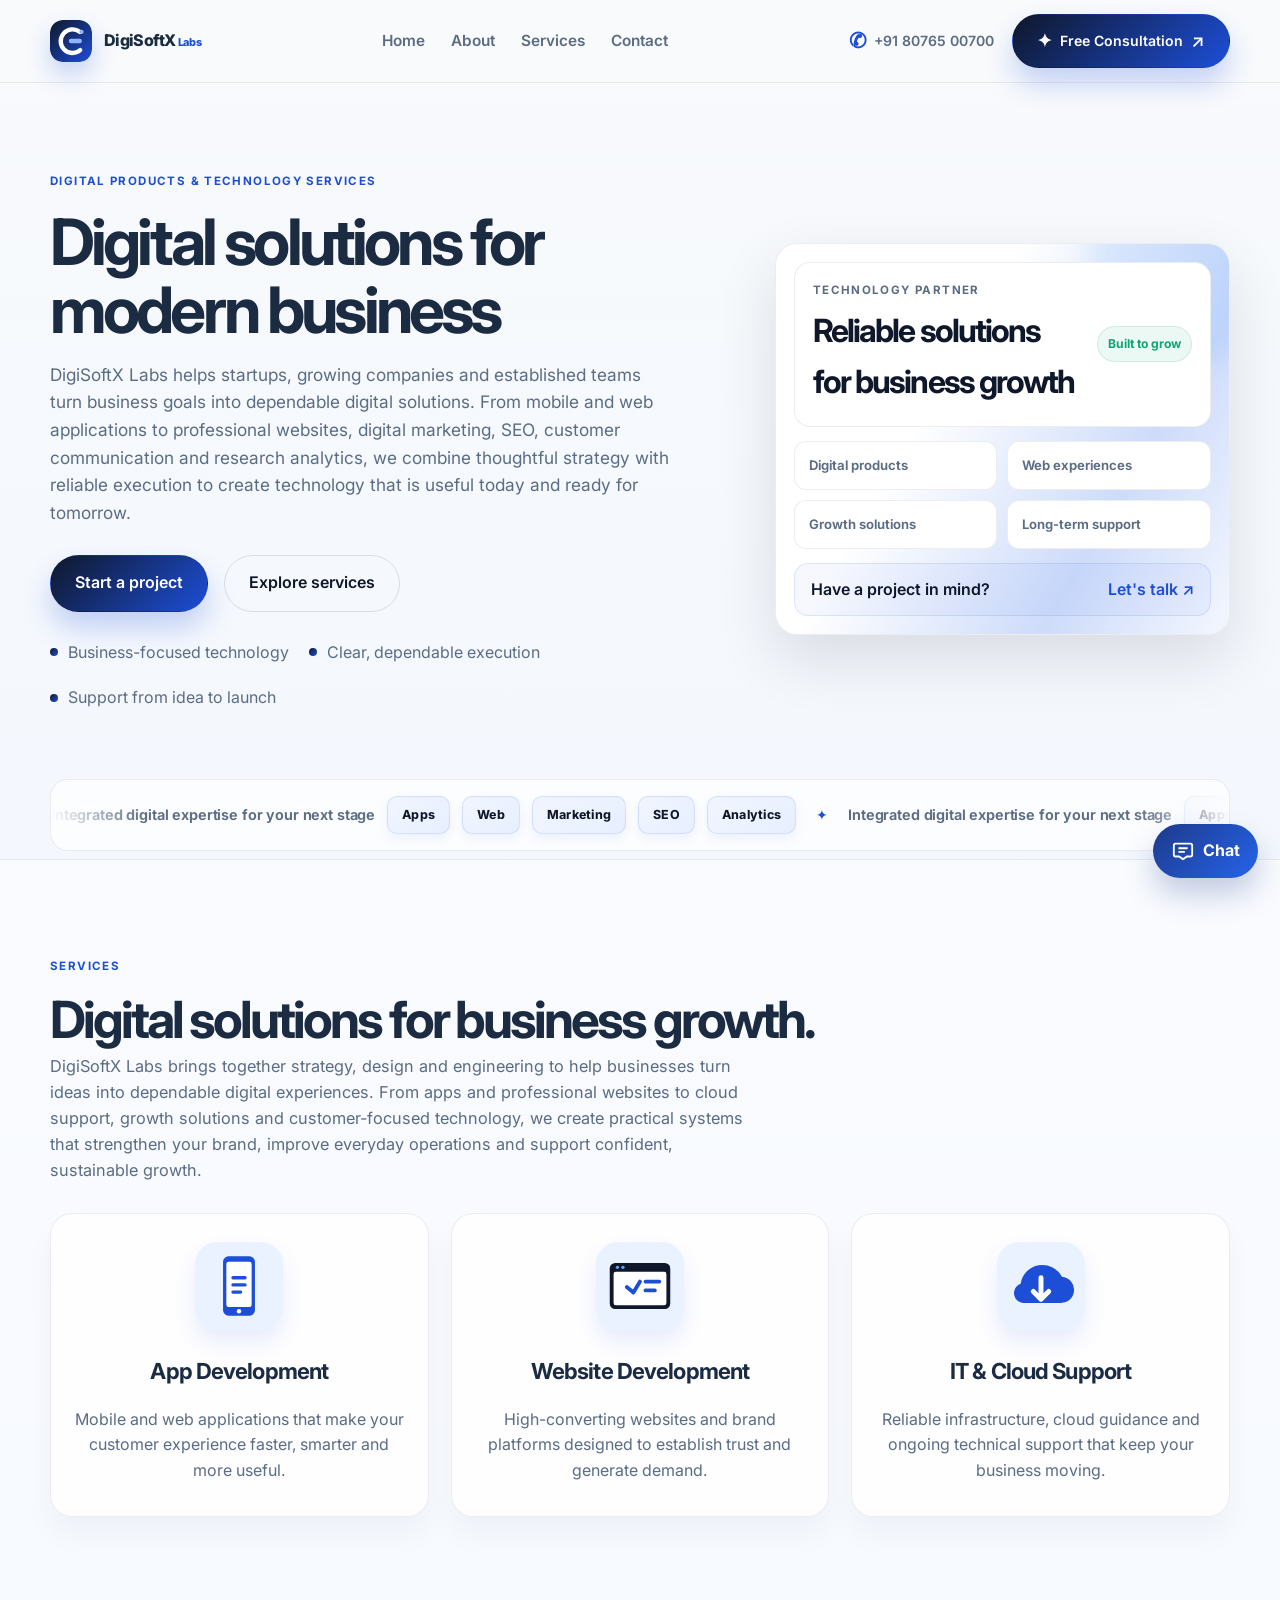
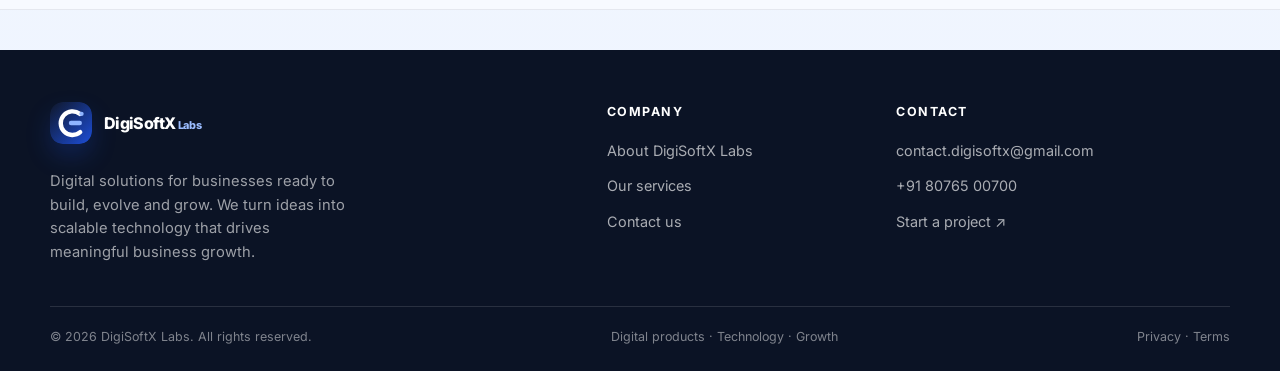
<file: index.html>
<!DOCTYPE html>
<html lang="en">
  <head>
    <meta charset="UTF-8" />
    <meta name="viewport" content="width=device-width, initial-scale=1.0" />
    <meta name="description" content="DigiSoftX Labs builds apps, websites, growth systems, communication platforms and research analytics for ambitious businesses worldwide." />
    <meta name="theme-color" content="#0f172a" />
    <title>DigiSoftX Labs | Digital Products, Growth & Intelligence</title>
    <link rel="preconnect" href="https://fonts.googleapis.com" />
    <link rel="preconnect" href="https://fonts.gstatic.com" crossorigin />
    <link href="https://fonts.googleapis.com/css2?family=Inter:wght@400;500;600;700;800&display=swap" rel="stylesheet" />
    <link rel="stylesheet" href="assets/css/styles.css" />
  </head>
  <body>
    <div id="site-header"></div>

    <main>
      <section class="hero">
        <div class="container hero-grid">
          <div class="hero-copy">
            <span class="eyebrow">Digital products & technology services</span>
            <h1>Digital solutions for modern business</h1>
            <p class="lead">
              DigiSoftX Labs helps startups, growing companies and established teams turn business goals into
              dependable digital solutions. From mobile and web applications to professional websites, digital
              marketing, SEO, customer communication and research analytics, we combine thoughtful strategy with
              reliable execution to create technology that is useful today and ready for tomorrow.
            </p>

            <div class="hero-actions">
              <a class="btn btn-primary" href="contact.html">Start a project</a>
              <a class="btn btn-secondary" href="services.html">Explore services</a>
            </div>

            <ul class="trust-list" aria-label="DigiSoftX strengths">
              <li>Business-focused technology</li>
              <li>Clear, dependable execution</li>
              <li>Support from idea to launch</li>
            </ul>
          </div>

          <div class="hero-panel" aria-label="DigiSoftX technology partnership">
            <div class="panel-top">
              <div class="panel-intro">
                <span class="mini-label">Technology partner</span>
                <strong>Reliable solutions for business growth</strong>
              </div>
              <span class="badge-positive">Built to grow</span>
            </div>

            <div class="capability-list">
              <span>Digital products</span>
              <span>Web experiences</span>
              <span>Growth solutions</span>
              <span>Long-term support</span>
            </div>

            <div class="mini-cta">
              <span>Have a project in mind?</span>
              <a href="mailto:contact.digisoftx@gmail.com">
                Let's talk <span aria-hidden="true">↗</span>
              </a>
            </div>
          </div>
        </div>
      </section>

      <section class="brand-strip">
        <div class="container brand-strip-inner">
          <div class="brand-marquee" aria-label="DigiSoftX digital capabilities">
            <div class="brand-marquee-track">
              <div class="brand-marquee-group" aria-hidden="false">
                <span class="brand-message">Integrated digital expertise for your next stage</span>
                <span class="brand-tag">Apps</span>
                <span class="brand-tag">Web</span>
                <span class="brand-tag">Marketing</span>
                <span class="brand-tag">SEO</span>
                <span class="brand-tag">Analytics</span>
                <span class="brand-divider" aria-hidden="true">✦</span>
              </div>
              <div class="brand-marquee-group" aria-hidden="true">
                <span class="brand-message">Integrated digital expertise for your next stage</span>
                <span class="brand-tag">Apps</span>
                <span class="brand-tag">Web</span>
                <span class="brand-tag">Marketing</span>
                <span class="brand-tag">SEO</span>
                <span class="brand-tag">Analytics</span>
                <span class="brand-divider" aria-hidden="true">✦</span>
              </div>
            </div>
          </div>
        </div>
      </section>

      <section class="section muted-section">
        <div class="container">
          <div class="section-heading">
            <span class="section-tag">Services</span>
            <h2>Digital solutions for business growth.</h2>
            <p class="section-intro">
              DigiSoftX Labs brings together strategy, design and engineering to help businesses turn ideas into
              dependable digital experiences. From apps and professional websites to cloud support, growth solutions
              and customer-focused technology, we create practical systems that strengthen your brand, improve
              everyday operations and support confident, sustainable growth.
            </p>
          </div>

          <div class="card-grid three-col">
            <article class="service-card">
              <img class="service-icon" src="assets/images/app-development.svg" alt="App development illustration" />
              <h3>App Development</h3>
              <p>Mobile and web applications that make your customer experience faster, smarter and more useful.</p>
            </article>
            <article class="service-card">
              <img class="service-icon" src="assets/images/website-development.svg" alt="Website development illustration" />
              <h3>Website Development</h3>
              <p>High-converting websites and brand platforms designed to establish trust and generate demand.</p>
            </article>
            <article class="service-card">
              <img class="service-icon" src="assets/images/cloud-support.svg" alt="IT and cloud support illustration" />
              <h3>IT &amp; Cloud Support</h3>
              <p>Reliable infrastructure, cloud guidance and ongoing technical support that keep your business moving.</p>
            </article>
          </div>
        </div>
      </section>

    </main>

    <div id="site-footer"></div>

    <script src="assets/js/layout.js"></script>
    <script src="assets/js/script.js"></script>
  </body>
</html>
</file>
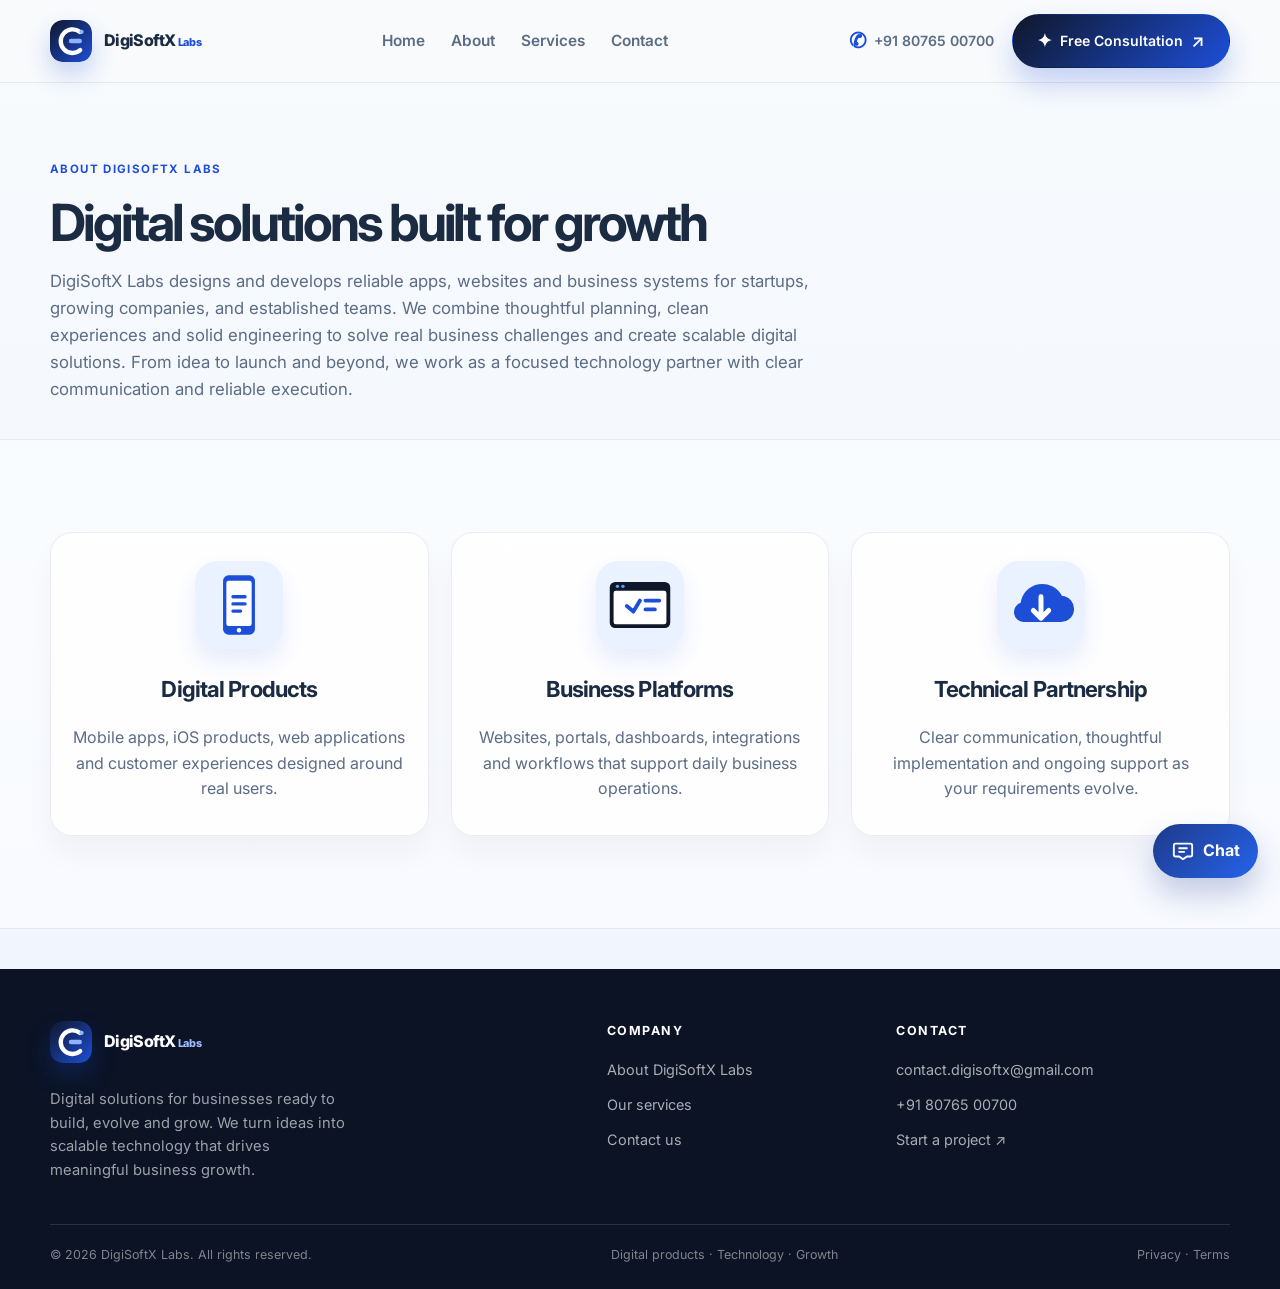
<file: about.html>
<!DOCTYPE html>
<html lang="en">
  <head>
    <meta charset="UTF-8" />
    <meta name="viewport" content="width=device-width, initial-scale=1.0" />
    <meta name="description" content="Learn about DigiSoftX Labs, a technology company building reliable apps, websites, platforms and business systems." />
    <title>About | DigiSoftX Labs</title>
    <link rel="preconnect" href="https://fonts.googleapis.com" />
    <link rel="preconnect" href="https://fonts.gstatic.com" crossorigin />
    <link href="https://fonts.googleapis.com/css2?family=Inter:wght@400;500;600;700;800&display=swap" rel="stylesheet" />
    <link rel="stylesheet" href="assets/css/styles.css" />
  </head>
  <body>
    <div id="site-header"></div>

    <main>
      <section class="page-header">
        <div class="container">
          <div class="page-head">
            <span class="section-tag">About DigiSoftX Labs</span>
            <h2>Digital solutions built for growth</h2> 
            <p> 
              DigiSoftX Labs designs and develops reliable apps, websites and business systems 
              for startups, growing companies, and established teams. We combine thoughtful planning, 
              clean experiences and solid engineering to solve real business challenges and create 
              scalable digital solutions. From idea to launch and beyond, we work as a focused 
              technology partner with clear communication and reliable execution. 
            </p>
          </div>
        </div>
      </section>

      <section class="section muted-section">
        <div class="container">
          <div class="card-grid three-col">
            <article class="service-card">
              <img class="service-icon" src="assets/images/app-development.svg" alt="Digital products illustration" />
              <h3>Digital Products</h3>
              <p>Mobile apps, iOS products, web applications and customer experiences designed around real users.</p>
            </article>
            <article class="service-card">
              <img class="service-icon" src="assets/images/website-development.svg" alt="Business platforms illustration" />
              <h3>Business Platforms</h3>
              <p>Websites, portals, dashboards, integrations and workflows that support daily business operations.</p>
            </article>
            <article class="service-card">
              <img class="service-icon" src="assets/images/cloud-support.svg" alt="Technical partnership illustration" />
              <h3>Technical Partnership</h3>
              <p>Clear communication, thoughtful implementation and ongoing support as your requirements evolve.</p>
            </article>
          </div>
        </div>
      </section>

    </main>

    <div id="site-footer"></div>

    <script src="assets/js/layout.js"></script>
    <script src="assets/js/script.js"></script>
  </body>
</html>
</file>
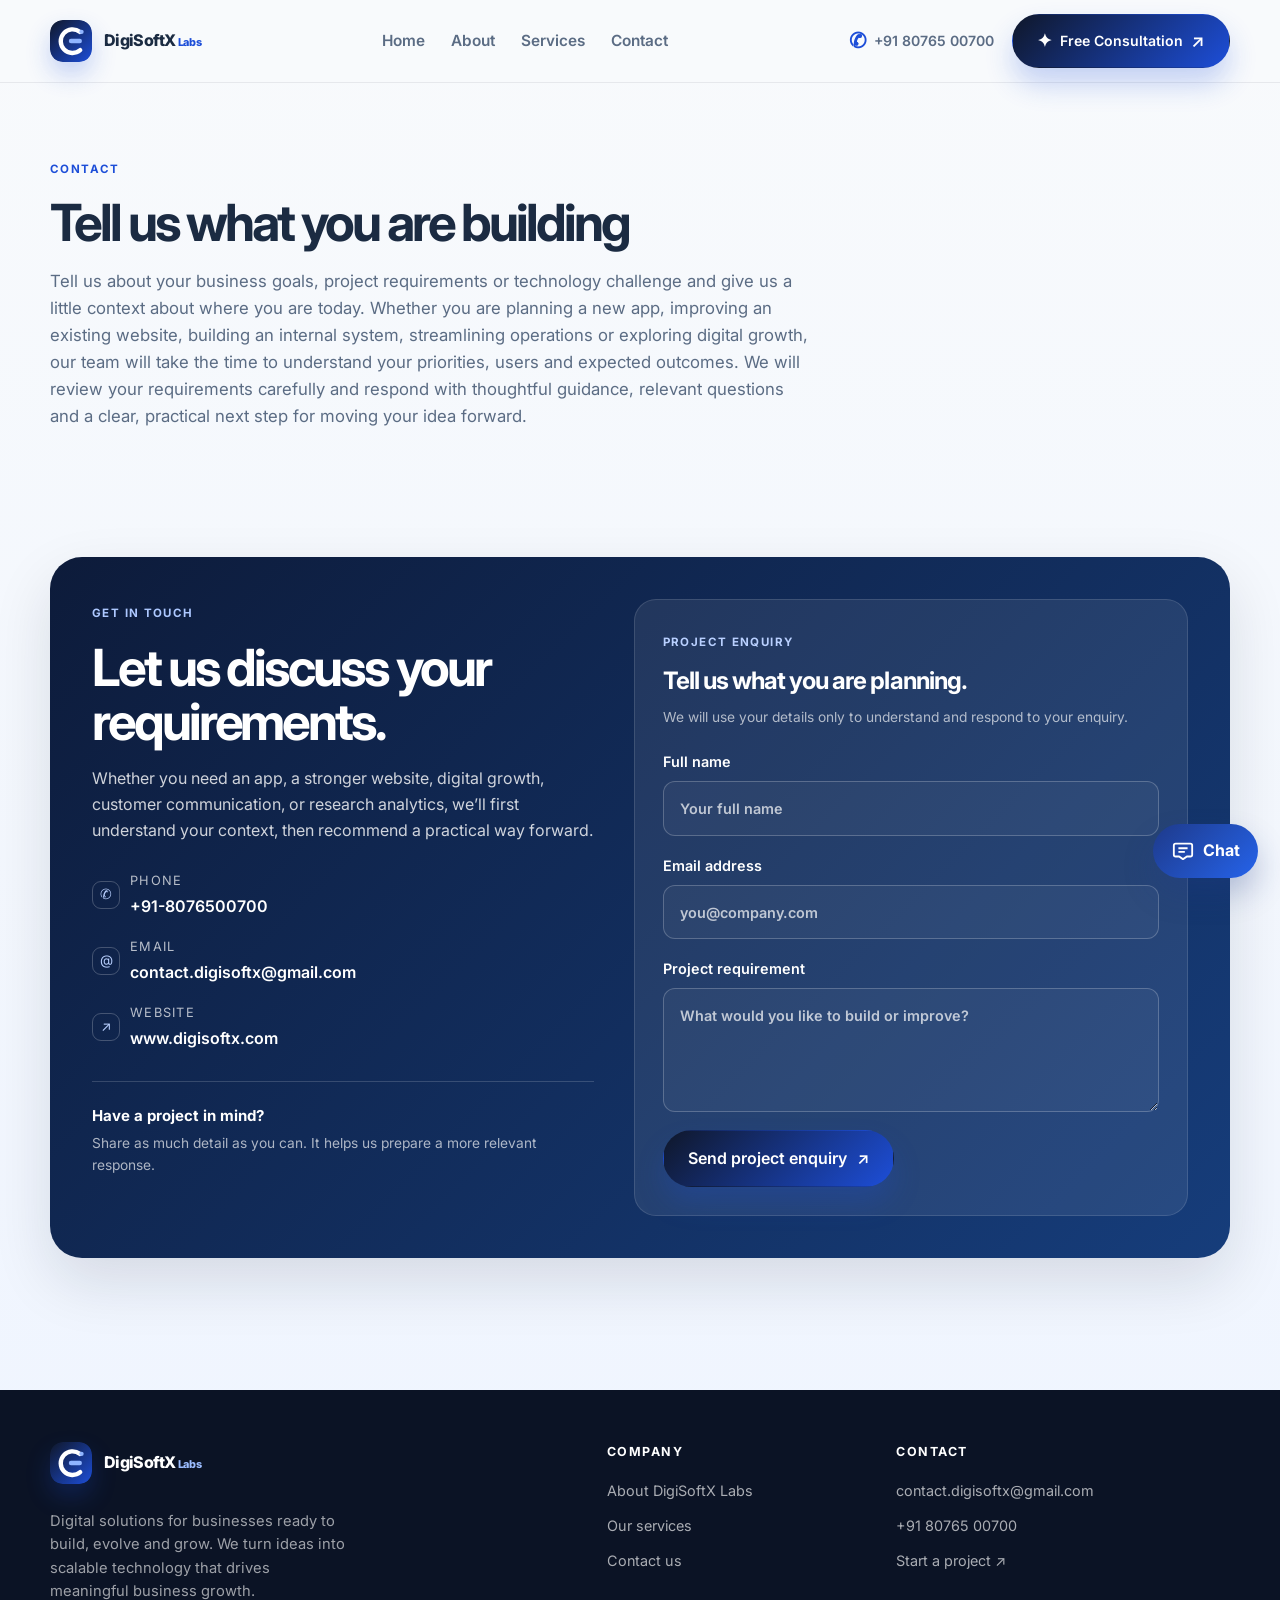
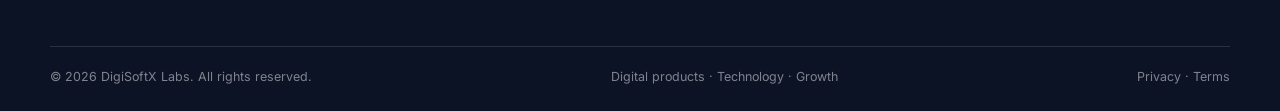
<file: contact.html>
<!DOCTYPE html>
<html lang="en">
  <head>
    <meta charset="UTF-8" />
    <meta name="viewport" content="width=device-width, initial-scale=1.0" />
    <meta name="description" content="Contact DigiSoftX Labs for apps, websites, marketing, SEO, SMS, research analytics and technology services." />
    <title>Contact | DigiSoftX Labs</title>
    <link rel="preconnect" href="https://fonts.googleapis.com" />
    <link rel="preconnect" href="https://fonts.gstatic.com" crossorigin />
    <link href="https://fonts.googleapis.com/css2?family=Inter:wght@400;500;600;700;800&display=swap" rel="stylesheet" />
    <link rel="stylesheet" href="assets/css/styles.css" />
  </head>
  <body>
    <div id="site-header"></div>

    <main>
      <section class="page-header">
        <div class="container">
          <div class="page-head">
            <span class="section-tag">Contact</span>
            <h2>Tell us what you are building</h2>
            <p>
              Tell us about your business goals, project requirements or technology challenge and give us a little
              context about where you are today. Whether you are planning a new app, improving an existing website,
              building an internal system, streamlining operations or exploring digital growth, our team will take the
              time to understand your priorities, users and expected outcomes. We will review your requirements
              carefully and respond with thoughtful guidance, relevant questions and a clear, practical next step
              for moving your idea forward.
            </p>
          </div>
        </div>
      </section>

      <section class="section">
        <div class="container contact-box">
          <div class="contact-copy">
            <span class="section-tag light-tag">Get in touch</span>
            <h2>Let us discuss your requirements.</h2>
            <p>
              Whether you need an app, a stronger website, digital growth, customer communication, or research analytics,
              we’ll first understand your context, then recommend a practical way forward.
            </p>

            <div class="contact-list">
              <div>
                <span class="contact-detail-icon" aria-hidden="true">✆</span>
                <span class="label">Phone</span>
                <a href="tel:+918076500700">+91-8076500700</a>
              </div>
              <div>
                <span class="contact-detail-icon" aria-hidden="true">@</span>
                <span class="label">Email</span>
                <a href="mailto:contact.digisoftx@gmail.com">contact.digisoftx@gmail.com</a>
              </div>
              <div>
                <span class="contact-detail-icon" aria-hidden="true">↗</span>
                <span class="label">Website</span>
                <a href="https://www.digisoftx.com" target="_blank" rel="noreferrer">www.digisoftx.com</a>
              </div>
            </div>

            <div class="contact-note">
              <strong>Have a project in mind?</strong>
              <span>Share as much detail as you can. It helps us prepare a more relevant response.</span>
            </div>
          </div>

          <form class="contact-form" id="contactForm">
            <div class="form-heading">
              <span class="form-kicker">Project enquiry</span>
              <h3>Tell us what you are planning.</h3>
              <p>We will use your details only to understand and respond to your enquiry.</p>
            </div>
            <label>
              Full name
              <input type="text" name="name" placeholder="Your full name" autocomplete="name" required />
            </label>
            <label>
              Email address
              <input type="email" name="email" placeholder="you@company.com" autocomplete="email" required />
            </label>
            <label>
              Project requirement
              <textarea name="message" rows="4" placeholder="What would you like to build or improve?"></textarea>
            </label>
            <button type="submit" class="btn btn-primary">Send project enquiry <span aria-hidden="true">↗</span></button>
          </form>
        </div>
      </section>
    </main>

    <div id="site-footer"></div>

    <script src="assets/js/layout.js"></script>
    <script src="assets/js/script.js"></script>
  </body>
</html>
</file>
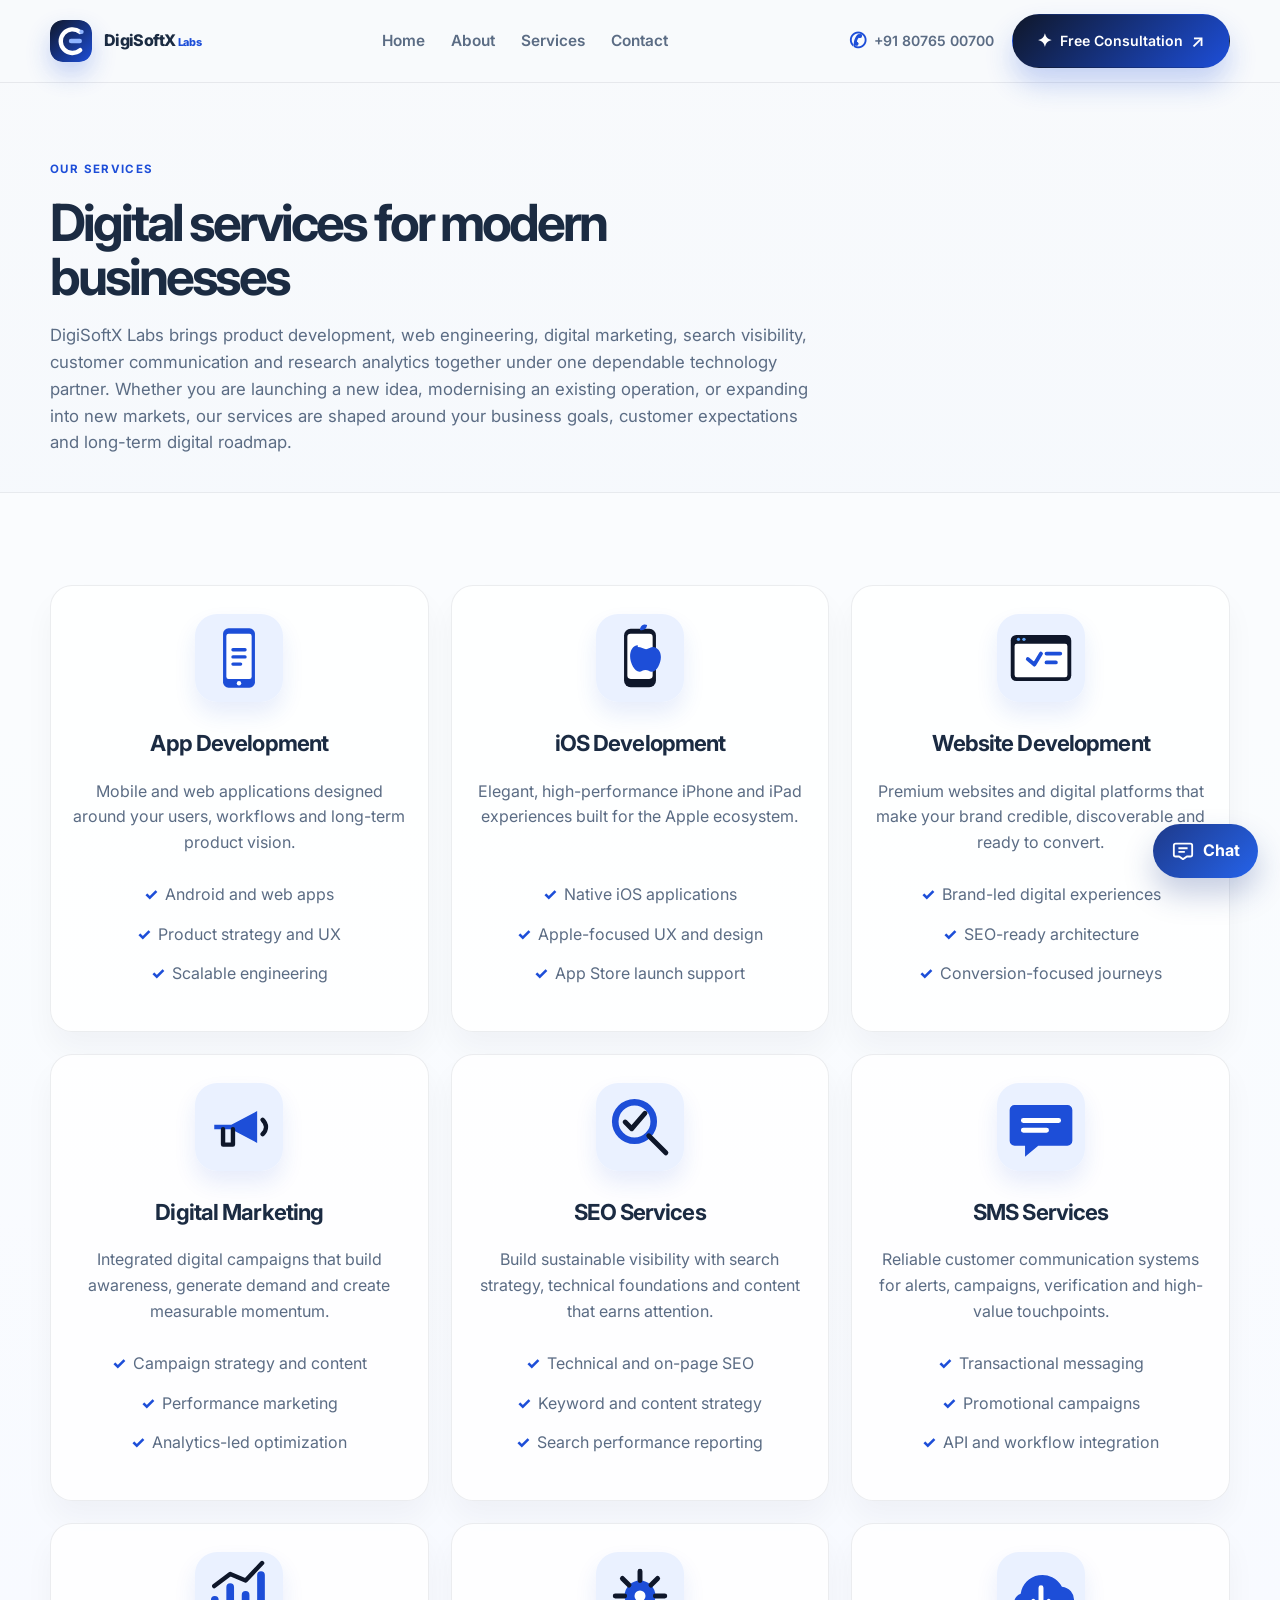
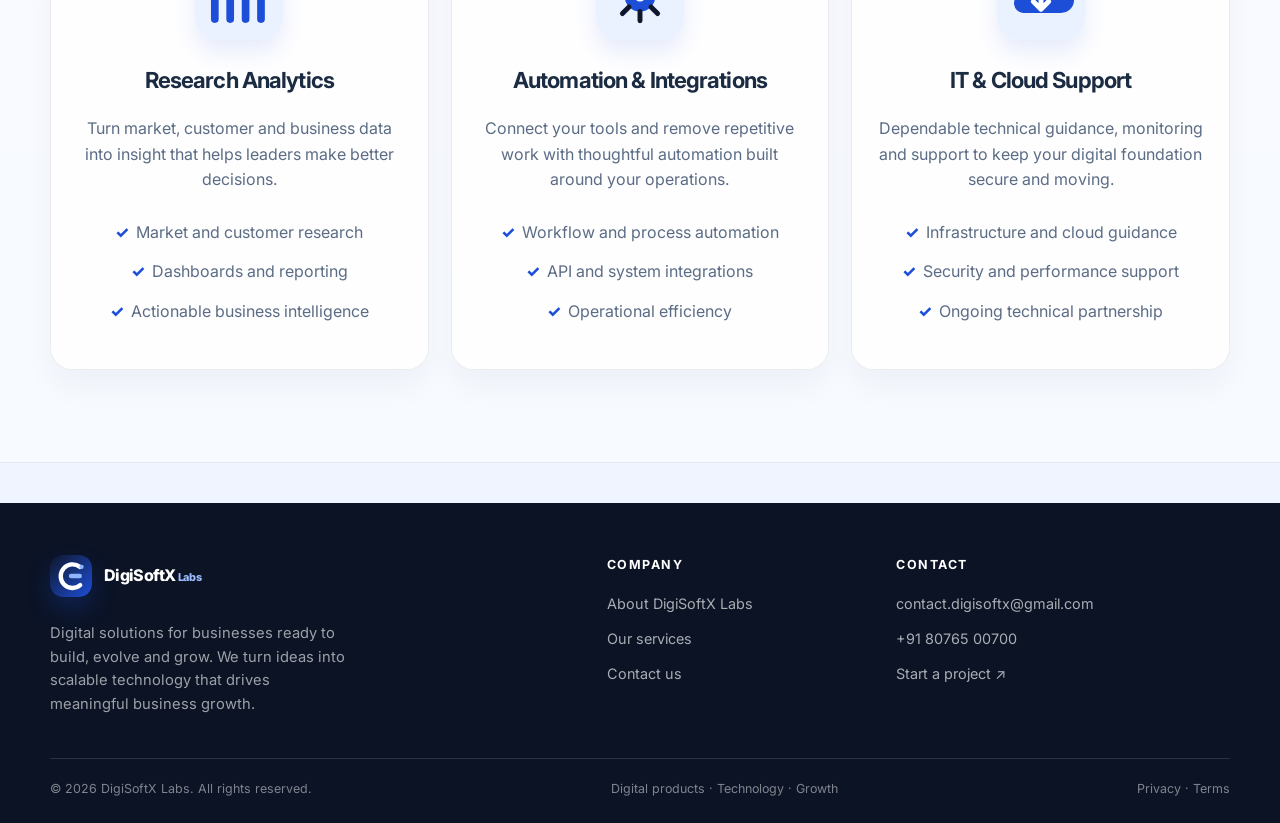
<file: services.html>
<!DOCTYPE html>
<html lang="en">
  <head>
    <meta charset="UTF-8" />
    <meta name="viewport" content="width=device-width, initial-scale=1.0" />
    <meta name="description" content="Explore DigiSoftX Labs services: app development, website development, digital marketing, SEO, SMS, research analytics and more." />
    <title>Services | DigiSoftX Labs</title>
    <link rel="preconnect" href="https://fonts.googleapis.com" />
    <link rel="preconnect" href="https://fonts.gstatic.com" crossorigin />
    <link href="https://fonts.googleapis.com/css2?family=Inter:wght@400;500;600;700;800&display=swap" rel="stylesheet" />
    <link rel="stylesheet" href="assets/css/styles.css" />
  </head>
  <body>
    <div id="site-header"></div>

    <main>
      <section class="page-header">
        <div class="container">
          <div class="page-head">
            <span class="section-tag">Our services</span>
            <h2>Digital services for modern businesses</h2>
            <p>
              DigiSoftX Labs brings product development, web engineering, digital marketing, search visibility,
              customer communication and research analytics together under one dependable technology partner.
              Whether you are launching a new idea, modernising an existing operation, or expanding into new markets,
              our services are shaped around your business goals, customer expectations and long-term digital roadmap.
            </p>
          </div>
        </div>
      </section>

      <section class="section muted-section">
        <div class="container">
          <div class="card-grid three-col">
            <article class="service-card">
              <img class="service-icon" src="assets/images/app-development.svg" alt="App development illustration" />
              <h3>App Development</h3>
              <p>Mobile and web applications designed around your users, workflows and long-term product vision.</p>
              <ul class="feature-list">
                <li>Android and web apps</li>
                <li>Product strategy and UX</li>
                <li>Scalable engineering</li>
              </ul>
            </article>

            <article class="service-card">
              <img class="service-icon" src="assets/images/ios-development.svg" alt="iOS development illustration" />
              <h3>iOS Development</h3>
              <p>Elegant, high-performance iPhone and iPad experiences built for the Apple ecosystem.</p>
              <ul class="feature-list">
                <li>Native iOS applications</li>
                <li>Apple-focused UX and design</li>
                <li>App Store launch support</li>
              </ul>
            </article>

            <article class="service-card">
              <img class="service-icon" src="assets/images/website-development.svg" alt="Website development illustration" />
              <h3>Website Development</h3>
              <p>Premium websites and digital platforms that make your brand credible, discoverable and ready to convert.</p>
              <ul class="feature-list">
                <li>Brand-led digital experiences</li>
                <li>SEO-ready architecture</li>
                <li>Conversion-focused journeys</li>
              </ul>
            </article>

            <article class="service-card">
              <img class="service-icon" src="assets/images/digital-marketing.svg" alt="Digital marketing illustration" />
              <h3>Digital Marketing</h3>
              <p>Integrated digital campaigns that build awareness, generate demand and create measurable momentum.</p>
              <ul class="feature-list">
                <li>Campaign strategy and content</li>
                <li>Performance marketing</li>
                <li>Analytics-led optimization</li>
              </ul>
            </article>

            <article class="service-card">
              <img class="service-icon" src="assets/images/seo-services.svg" alt="SEO services illustration" />
              <h3>SEO Services</h3>
              <p>Build sustainable visibility with search strategy, technical foundations and content that earns attention.</p>
              <ul class="feature-list">
                <li>Technical and on-page SEO</li>
                <li>Keyword and content strategy</li>
                <li>Search performance reporting</li>
              </ul>
            </article>

            <article class="service-card">
              <img class="service-icon" src="assets/images/sms-services.svg" alt="SMS services illustration" />
              <h3>SMS Services</h3>
              <p>Reliable customer communication systems for alerts, campaigns, verification and high-value touchpoints.</p>
              <ul class="feature-list">
                <li>Transactional messaging</li>
                <li>Promotional campaigns</li>
                <li>API and workflow integration</li>
              </ul>
            </article>

            <article class="service-card">
              <img class="service-icon" src="assets/images/research-analytics.svg" alt="Research analytics illustration" />
              <h3>Research Analytics</h3>
              <p>Turn market, customer and business data into insight that helps leaders make better decisions.</p>
              <ul class="feature-list">
                <li>Market and customer research</li>
                <li>Dashboards and reporting</li>
                <li>Actionable business intelligence</li>
              </ul>
            </article>

            <article class="service-card">
              <img class="service-icon" src="assets/images/automation.svg" alt="Automation and integrations illustration" />
              <h3>Automation & Integrations</h3>
              <p>Connect your tools and remove repetitive work with thoughtful automation built around your operations.</p>
              <ul class="feature-list">
                <li>Workflow and process automation</li>
                <li>API and system integrations</li>
                <li>Operational efficiency</li>
              </ul>
            </article>

            <article class="service-card">
              <img class="service-icon" src="assets/images/cloud-support.svg" alt="IT and cloud support illustration" />
              <h3>IT & Cloud Support</h3>
              <p>Dependable technical guidance, monitoring and support to keep your digital foundation secure and moving.</p>
              <ul class="feature-list">
                <li>Infrastructure and cloud guidance</li>
                <li>Security and performance support</li>
                <li>Ongoing technical partnership</li>
              </ul>
            </article>
          </div>
        </div>
      </section>
    </main>

    <div id="site-footer"></div>

    <script src="assets/js/layout.js"></script>
    <script src="assets/js/script.js"></script>
  </body>
</html>
</file>
<file: assets/css/styles.css>
:root {
  --bg: #f5f7fb;
  --panel: #ffffff;
  --panel-soft: #edf4ff;
  --primary: #0f172a;
  --primary-strong: #0b1325;
  --secondary: #1d4ed8;
  --secondary-soft: #eaf1ff;
  --accent: #0f766e;
  --text: #122033;
  --muted: #5b6c84;
  --border: rgba(18, 32, 51, 0.08);
  --shadow: 0 24px 60px rgba(15, 23, 42, 0.12);
  --success: #0ea66f;
}

* { box-sizing: border-box; }
html { scroll-behavior: smooth; }
body {
  margin: 0;
  font-family: "Inter", sans-serif;
  background: linear-gradient(180deg, #f8fafc 0%, #eef4ff 100%);
  color: #1b2b42;
  line-height: 1.6;
}

a { color: inherit; text-decoration: none; }
img { max-width: 100%; display: block; }
button, input, textarea { font: inherit; }

.container { width: min(1180px, calc(100% - 32px)); margin: 0 auto; }
.section { padding: 92px 0; }
.muted-section { background: rgba(255,255,255,0.45); border-top: 1px solid var(--border); border-bottom: 1px solid var(--border); }
.dark-section { background: linear-gradient(135deg, #0b1325 0%, #122d57 100%); color: white; }

.site-header {
  position: sticky; top: 0; z-index: 60;
  background: rgba(248, 250, 252, 0.9);
  border-bottom: 1px solid var(--border);
  backdrop-filter: blur(12px);
}

.nav-wrap {
  min-height: 82px; display: flex; align-items: center; justify-content: space-between; gap: 24px;
}

.brand {
  display: inline-flex; align-items: center; gap: 12px; font-weight: 800; letter-spacing: -0.04em;
}
.brand small { font-size: 0.68em; letter-spacing: -0.02em; color: var(--secondary); }
.brand-mark {
  width: 42px; height: 42px; display: block; border-radius: 13px;
  box-shadow: 0 12px 24px rgba(29,78,216,0.24);
}

.site-nav {
  display: flex; align-items: center; gap: 26px; color: var(--muted); font-size: 0.96rem;
}
.site-nav a, .text-link { transition: color 0.2s ease; }
.site-nav a:hover, .text-link:hover { color: var(--secondary); }
.site-nav a { position: relative; padding: 8px 0; font-weight: 600; }
.site-nav a::after { content: ""; position: absolute; left: 0; right: 0; bottom: 0; height: 2px; border-radius: 4px; background: var(--secondary); transform: scaleX(0); transform-origin: center; transition: transform 0.2s ease; }
.site-nav a:hover::after { transform: scaleX(1); }

.nav-actions {
  display: flex; align-items: center; gap: 18px;
}
.text-link { color: var(--muted); font-weight: 600; }
.phone-link { display: inline-flex; align-items: center; gap: 7px; white-space: nowrap; font-size: 0.88rem; }
.phone-link span { color: var(--secondary); font-size: 1.3rem; line-height: 1; }
.nav-cta { gap: 8px; padding: 0.78rem 1.2rem; font-size: 0.88rem; }
.nav-cta span { font-size: 1.1rem; line-height: 1; }

.btn {
  display: inline-flex; align-items: center; justify-content: center; padding: 0.92rem 1.5rem;
  border-radius: 999px; border: 1px solid transparent; font-weight: 600; cursor: pointer;
  transition: transform 0.2s ease, box-shadow 0.2s ease;
}
.btn:hover { transform: translateY(-1px); }
.btn-primary {
  color: white; background: linear-gradient(135deg, var(--primary), var(--secondary));
  box-shadow: 0 16px 28px rgba(29,78,216,0.24);
}
.btn-secondary {
  color: var(--primary); background: transparent; border-color: rgba(15,23,42,0.12);
}

.hero { padding: 84px 0 68px; }
.hero-grid {
  display: grid; grid-template-columns: 1.2fr 0.8fr; gap: 42px; align-items: center;
}
.eyebrow, .section-tag {
  display: inline-block; margin: 0 0 18px; font-size: 0.72rem; font-weight: 700; letter-spacing: 0.12em; text-transform: uppercase; color: var(--secondary);
}
.hero-copy h1, .section-heading h2, .about-head h2, .page-head h2, .contact-copy h2 {
  margin: 0 0 18px; line-height: 1.05; letter-spacing: -0.06em;
}
.hero-copy h1 { max-width: 640px; font-size: clamp(2.9rem, 5vw, 5rem); }
.lead { max-width: 620px; color: var(--muted); margin: 0; font-size: 1.08rem; }
.hero-actions { display: flex; flex-wrap: wrap; gap: 16px; margin-top: 28px; }
.trust-list {
  list-style: none; padding: 0; margin: 28px 0 0; display: flex; flex-wrap: wrap; gap: 20px; color: var(--muted);
}
.trust-list li { position: relative; padding-left: 18px; }
.trust-list li::before {
  content: ""; position: absolute; left: 0; top: 50%; width: 8px; height: 8px; border-radius: 50%; transform: translateY(-50%);
  background: linear-gradient(135deg, var(--primary), var(--secondary));
}

.hero-panel {
  position: relative;
  isolation: isolate;
  overflow: hidden;
  background: rgba(255,255,255,0.94);
  border: 1px solid var(--border); border-radius: 22px; padding: 18px; box-shadow: var(--shadow);
  transition: transform 0.35s ease, box-shadow 0.35s ease;
}
.hero-panel::before {
  content: "";
  position: absolute;
  inset: -1px;
  z-index: -1;
  border-radius: inherit;
  background: linear-gradient(120deg, transparent 20%, rgba(37,99,235,0.35), transparent 60%);
  background-size: 220% 100%;
  animation: panel-border-glow 6s linear infinite;
  opacity: 0.65;
}
.hero-panel::after {
  content: "";
  position: absolute;
  top: -90px;
  right: -70px;
  width: 210px;
  height: 210px;
  border-radius: 50%;
  background: rgba(96,165,250,0.14);
  filter: blur(12px);
  pointer-events: none;
  animation: panel-orb 7s ease-in-out infinite;
}
.hero-panel:hover {
  transform: translateY(-4px);
  box-shadow: 0 24px 48px rgba(17,30,52,0.12);
}
.panel-top {
  position: relative;
  z-index: 1;
  display: flex; justify-content: space-between; align-items: center; gap: 16px; padding: 18px; border-radius: 16px;
  background: var(--panel); border: 1px solid var(--border);
}
.mini-label { display: block; font-size: 0.72rem; letter-spacing: 0.12em; text-transform: uppercase; font-weight: 700; color: var(--muted); }
.panel-top strong {
  display: block;
  margin-top: 6px;
  max-width: 310px;
  font-size: clamp(1.5rem, 2.5vw, 2.1rem);
  letter-spacing: -0.06em;
  color: var(--primary);
}
.capability-list {
  position: relative;
  z-index: 1;
  display: grid;
  grid-template-columns: repeat(2, minmax(0, 1fr));
  gap: 10px;
  margin-top: 14px;
}
.capability-list span {
  padding: 13px 14px;
  border: 1px solid var(--border);
  border-radius: 12px;
  background: var(--panel);
  color: var(--muted);
  font-size: 0.82rem;
  font-weight: 650;
  opacity: 0;
  animation: capability-enter 0.6s cubic-bezier(0.22, 1, 0.36, 1) forwards;
}
.capability-list span:nth-child(2) { animation-delay: 0.08s; }
.capability-list span:nth-child(3) { animation-delay: 0.16s; }
.capability-list span:nth-child(4) { animation-delay: 0.24s; }
.capability-list span:hover {
  border-color: rgba(29,78,216,0.25);
  color: var(--primary);
  transform: translateY(-2px);
  transition: border-color 0.2s ease, color 0.2s ease, transform 0.2s ease;
}
.badge-positive { padding: 7px 10px; border-radius: 999px; background: rgba(14,166,111,0.08); color: var(--success); border: 1px solid rgba(14,166,111,0.14); font-size: 0.76rem; font-weight: 700; white-space: nowrap; }
.metric-grid { display: grid; grid-template-columns: repeat(2, minmax(0,1fr)); gap: 10px; margin-top: 14px; }
.metric-grid > div { padding: 17px 16px; border-radius: 14px; background: var(--panel); border: 1px solid var(--border); transition: border-color 0.2s ease, transform 0.2s ease; }
.metric-grid > div:hover { border-color: rgba(29,78,216,0.25); transform: translateY(-2px); }
.metric-value { display: block; font-size: 1.45rem; line-height: 1.1; letter-spacing: -0.05em; font-weight: 800; }
.metric-label { display: block; margin-top: 6px; color: var(--muted); font-size: 0.8rem; }
.mini-cta {
  position: relative;
  z-index: 1;
  margin-top: 14px; padding: 13px 16px; border-radius: 14px; background: rgba(29,78,216,0.04); border: 1px solid rgba(29,78,216,0.11);
  display: flex; justify-content: space-between; gap: 12px; flex-wrap: wrap; color: var(--primary); font-weight: 600;
}
.mini-cta a { color: var(--secondary); transition: color 0.2s ease, transform 0.2s ease; }
.mini-cta a:hover { color: var(--primary); transform: translateX(3px); }
@keyframes panel-border-glow {
  from { background-position: 100% 0; }
  to { background-position: -100% 0; }
}
@keyframes panel-orb {
  0%, 100% { transform: translate(0, 0) scale(0.9); opacity: 0.55; }
  50% { transform: translate(-18px, 18px) scale(1.08); opacity: 0.9; }
}
@keyframes capability-enter {
  from { opacity: 0; transform: translateY(10px); }
  to { opacity: 1; transform: translateY(0); }
}

.brand-strip { padding-bottom: 8px; }
.brand-strip-inner {
  position: relative; overflow: hidden; padding: 0; border-radius: 18px;
  background: rgba(255,255,255,0.7); border: 1px solid var(--border);
}
.brand-marquee {
  overflow: hidden;
  padding: 16px 0;
  -webkit-mask-image: linear-gradient(90deg, transparent, #000 8%, #000 92%, transparent);
  mask-image: linear-gradient(90deg, transparent, #000 8%, #000 92%, transparent);
}
.brand-marquee-track {
  display: flex;
  width: max-content;
  animation: brand-marquee 28s linear infinite;
}
.brand-marquee-group {
  display: flex;
  align-items: center;
  gap: 12px;
  padding-right: 12px;
  white-space: nowrap;
}
.brand-message {
  color: var(--muted);
  font-size: 0.9rem;
  font-weight: 650;
  letter-spacing: -0.01em;
}
.brand-tag {
  padding: 8px 14px;
  border: 1px solid rgba(29,78,216,0.12);
  border-radius: 10px;
  background: linear-gradient(135deg, #f1f5ff, #e7efff);
  color: var(--primary);
  font-size: 0.78rem;
  font-weight: 750;
  letter-spacing: 0.02em;
  box-shadow: 0 5px 12px rgba(29,78,216,0.07);
}
.brand-divider {
  color: var(--secondary);
  font-size: 0.9rem;
  margin: 0 8px;
}
@keyframes brand-marquee {
  from { transform: translateX(-50%); }
  to { transform: translateX(0); }
}

.section-heading { margin-bottom: 30px; }
.section-heading h2, .about-head h2, .page-head h2, .contact-copy h2 { font-size: clamp(2.1rem, 4vw, 3.3rem); }
.section-intro { max-width: 700px; margin: -12px 0 30px; color: var(--muted); font-size: 1.02rem; }

.card-grid, .steps-grid, .stats-grid, .value-grid, .stack-grid { display: grid; gap: 22px; align-items: stretch; }
.three-col { grid-template-columns: repeat(3, minmax(0, 1fr)); }
.service-card, .step-item, .value-card, .stack-card, .stat-card, .process-card { background: rgba(255,255,255,0.8); border: 1px solid var(--border); border-radius: 22px; padding: 28px 22px; box-shadow: 0 18px 30px rgba(17,30,52,0.04); }
.service-card { display: flex; flex-direction: column; height: 100%; text-align: center; }
.service-icon { width: 88px; height: 88px; object-fit: contain; margin: 0 auto 18px; border-radius: 22px; box-shadow: 0 12px 22px rgba(29,78,216,0.1); }
.icon { width: 56px; height: 56px; display: inline-flex; align-items: center; justify-content: center; border-radius: 16px; background: linear-gradient(135deg, var(--secondary-soft), #dfeaff); color: var(--primary); font-weight: 800; margin-bottom: 16px; }
.service-card h3, .step-item h3, .value-card h3, .stat-card h3 { margin: 0 0 12px; font-size: 1.38rem; letter-spacing: -0.04em; }
.service-card h3 { min-height: 2.9rem; display: grid; place-items: center; }
.service-card p, .step-item p, .value-card p, .process-card p, .stat-card p, .about-content p, .contact-copy p { margin: 0; color: var(--muted); }
.service-card > p { min-height: 5.1rem; }

.about-grid, .contact-box, .content-grid { display: grid; grid-template-columns: 0.95fr 1.05fr; gap: 40px; align-items: start; }
.about-content { display: grid; gap: 18px; font-size: 1.02rem; }

.steps-grid { grid-template-columns: repeat(3, minmax(0, 1fr)); }
.step-item span, .process-card span { display: inline-block; margin-bottom: 12px; font-size: 0.74rem; font-weight: 700; letter-spacing: 0.12em; text-transform: uppercase; color: var(--secondary); }

.value-grid { grid-template-columns: repeat(4, minmax(0, 1fr)); }
.stack-grid { grid-template-columns: repeat(6, minmax(0, 1fr)); }
.stack-card { display: grid; place-items: center; min-height: 84px; font-weight: 700; text-align: center; color: var(--primary); background: linear-gradient(180deg, rgba(255,255,255,0.9), rgba(237,244,255,0.9)); }

.stats-grid { grid-template-columns: repeat(4, minmax(0, 1fr)); }
.stat-card strong { display: block; font-size: 2.2rem; letter-spacing: -0.06em; margin-bottom: 8px; }

.light .section-tag { color: #bed0ff; }

.page-header {
  padding: 72px 0 36px;
}
.page-head {
  max-width: 760px;
}
.page-head p { margin: 0; color: var(--muted); font-size: 1.05rem; }

.about-hero { padding: 104px 0 86px; background: radial-gradient(circle at 78% 18%, rgba(29,78,216,0.14), transparent 34%), linear-gradient(180deg, #f8fafc 0%, #eef4ff 100%); border-bottom: 1px solid var(--border); }
.about-hero-inner { max-width: 900px; text-align: center; }
.about-hero-inner .section-tag { margin-bottom: 22px; }
.about-hero h1 { max-width: 820px; margin: 0 auto 22px; font-size: clamp(2.8rem, 6vw, 5.2rem); line-height: 1.02; letter-spacing: -0.07em; }
.about-hero p { max-width: 680px; margin: 0 auto; color: var(--muted); font-size: 1.1rem; }
.about-hero .btn { margin-top: 30px; gap: 10px; }
.about-intro { background: white; }
.about-intro-grid { display: grid; grid-template-columns: 0.9fr 1.1fr; gap: 64px; align-items: start; }
.about-intro-grid h2 { margin: 0; max-width: 480px; font-size: clamp(2rem, 4vw, 3.1rem); line-height: 1.08; letter-spacing: -0.06em; }
.about-focus { background: rgba(255,255,255,0.48); border-top: 1px solid var(--border); }
.about-focus-grid { display: grid; grid-template-columns: repeat(3, minmax(0, 1fr)); gap: 22px; }
.about-focus-card { min-height: 220px; padding: 28px 24px; background: white; border: 1px solid var(--border); border-radius: 22px; box-shadow: 0 18px 30px rgba(17,30,52,0.04); }
.focus-number { display: inline-block; margin-bottom: 28px; color: var(--secondary); font-weight: 800; font-size: 0.82rem; letter-spacing: 0.1em; }
.about-focus-card h3 { margin: 0 0 10px; font-size: 1.3rem; letter-spacing: -0.04em; }
.about-focus-card p { margin: 0; color: var(--muted); }

.feature-list { display: grid; gap: 14px; margin-top: auto; padding: 22px 0 0; }
.feature-list li { color: var(--muted); list-style: none; position: relative; padding-left: 0; }
.feature-list li::before {
  content: "✓"; position: static; display: inline-block; margin-right: 7px; color: var(--secondary); font-weight: 800;
}

.contact-box {
  background: linear-gradient(135deg, #0d1b3a 0%, #163d7b 100%); border-radius: 32px; padding: 42px; box-shadow: var(--shadow); color: white;
}
.light-tag { color: #adc8ff; }
.contact-copy p { color: rgba(255,255,255,0.8); }
.contact-list { display: grid; gap: 18px; margin-top: 28px; }
.contact-list > div { display: grid; grid-template-columns: 28px 1fr; gap: 2px 10px; align-items: center; }
.contact-detail-icon { grid-row: span 2; display: grid; place-items: center; width: 28px; height: 28px; border: 1px solid rgba(255,255,255,0.22); border-radius: 9px; color: #b9d0ff; font-size: 0.85rem; }
.label { color: rgba(255,255,255,0.7); font-size: 0.8rem; text-transform: uppercase; letter-spacing: 0.1em; }
.contact-list a { color: white; font-weight: 600; }
.contact-note { display: grid; gap: 4px; margin-top: 30px; padding-top: 22px; border-top: 1px solid rgba(255,255,255,0.16); }
.contact-note strong { color: white; font-size: 0.94rem; }
.contact-note span { color: rgba(255,255,255,0.66); font-size: 0.86rem; }
.contact-form { display: grid; gap: 18px; background: rgba(255,255,255,0.08); border: 1px solid rgba(255,255,255,0.12); border-radius: 22px; padding: 28px; }
.form-heading { padding-bottom: 4px; }
.form-kicker { color: #b9d0ff; font-size: 0.72rem; font-weight: 700; letter-spacing: 0.12em; text-transform: uppercase; }
.form-heading h3 { margin: 8px 0 6px; color: white; font-size: 1.5rem; letter-spacing: -0.04em; }
.form-heading p { margin: 0; color: rgba(255,255,255,0.65); font-size: 0.86rem; }
.contact-form label { display: grid; gap: 8px; font-size: 0.9rem; font-weight: 600; }
.contact-form input, .contact-form textarea {
  width: 100%; border: 1px solid rgba(255,255,255,0.22); border-radius: 12px; background: rgba(255,255,255,0.04); padding: 0.92rem 1rem; color: white;
}
.contact-form input::placeholder, .contact-form textarea::placeholder { color: rgba(255,255,255,0.7); }
.contact-form button { width: fit-content; gap: 10px; }

.closing-section { padding-top: 36px; }
blockquote {
  margin: 0; padding: 42px 32px; border-left: 4px solid var(--secondary); background: rgba(255,255,255,0.72); border-radius: 18px;
  font-size: clamp(1.2rem, 2vw, 1.7rem); line-height: 1.5; letter-spacing: -0.04em;
}
.author-block { margin-top: 22px; display: flex; flex-direction: column; color: var(--muted); }

.site-footer { margin-top: 40px; padding: 52px 0 24px; background: #0b1325; color: rgba(255,255,255,0.7); }
.footer-grid { display: grid; grid-template-columns: 1.5fr 0.7fr 1fr; gap: 56px; padding-bottom: 42px; }
.footer-brand .brand { color: white; }
.footer-brand .brand small { color: #9bbcff; }
.footer-brand p { max-width: 300px; margin: 18px 0 0; color: rgba(255,255,255,0.6); font-size: 0.92rem; }
.footer-column { display: grid; align-content: start; gap: 12px; font-size: 0.9rem; }
.footer-column strong { margin-bottom: 5px; color: white; font-size: 0.78rem; letter-spacing: 0.12em; text-transform: uppercase; }
.footer-column a { color: rgba(255,255,255,0.65); transition: color 0.2s ease, transform 0.2s ease; }
.footer-column a:hover { color: white; transform: translateX(3px); }
.footer-bottom { display: flex; align-items: center; justify-content: space-between; gap: 16px; padding-top: 20px; border-top: 1px solid rgba(255,255,255,0.12); color: rgba(255,255,255,0.48); font-size: 0.78rem; }

.floating-whatsapp {
  position: fixed; right: 22px; bottom: 22px; z-index: 60; display: inline-flex; align-items: center; gap: 9px;
  background: linear-gradient(135deg, #1e3a8a, #2563eb); color: white; padding: 0.88rem 1.15rem;
  border-radius: 999px; font-weight: 700; box-shadow: 0 16px 30px rgba(30,58,138,0.25); transition: transform 0.2s ease, box-shadow 0.2s ease;
}
.floating-whatsapp:hover { color: white; transform: translateY(-2px); box-shadow: 0 20px 34px rgba(30,58,138,0.32); }
.chat-icon { width: 22px; height: 22px; fill: currentColor; flex: 0 0 22px; }

@media (max-width: 980px) {
  .hero-grid, .about-grid, .contact-box, .content-grid, .stack-grid, .three-col, .steps-grid, .stats-grid, .value-grid {
    grid-template-columns: 1fr;
  }
  .stack-grid { grid-template-columns: repeat(2, minmax(0,1fr)); }
  .footer-grid { gap: 28px; }
  .about-intro-grid, .about-focus-grid { grid-template-columns: 1fr; }
}

@media (max-width: 860px) {
  .nav-wrap, .site-nav, .nav-actions { display: grid; grid-template-columns: 1fr; }
  .nav-wrap { padding: 18px 0; min-height: auto; }
  .site-nav { gap: 10px; }
  .nav-actions { justify-items: start; }
}

@media (max-width: 600px) {
  .site-nav { display: none; }
  .floating-whatsapp { right: 14px; bottom: 14px; padding: 0.78rem 0.95rem; font-size: 0.85rem; }
  .hero { padding-top: 52px; }
  .hero-copy h1 { font-size: 2.7rem; }
  .section { padding: 72px 0; }
  .hero-actions, .nav-actions { flex-direction: column; align-items: stretch; }
  .btn { width: 100%; }
  .contact-box { padding-left: 20px; padding-right: 20px; }
  .footer-grid { grid-template-columns: 1fr; gap: 30px; }
  .footer-bottom { flex-direction: column; align-items: flex-start; gap: 8px; }
}

@media (prefers-reduced-motion: reduce) {
  .hero-panel,
  .hero-panel::before,
  .hero-panel::after,
  .capability-list span {
    animation: none;
    transition: none;
  }
  .hero-panel {
    transform: none;
  }
  .brand-marquee-track {
    animation: none;
  }
}
</file>
